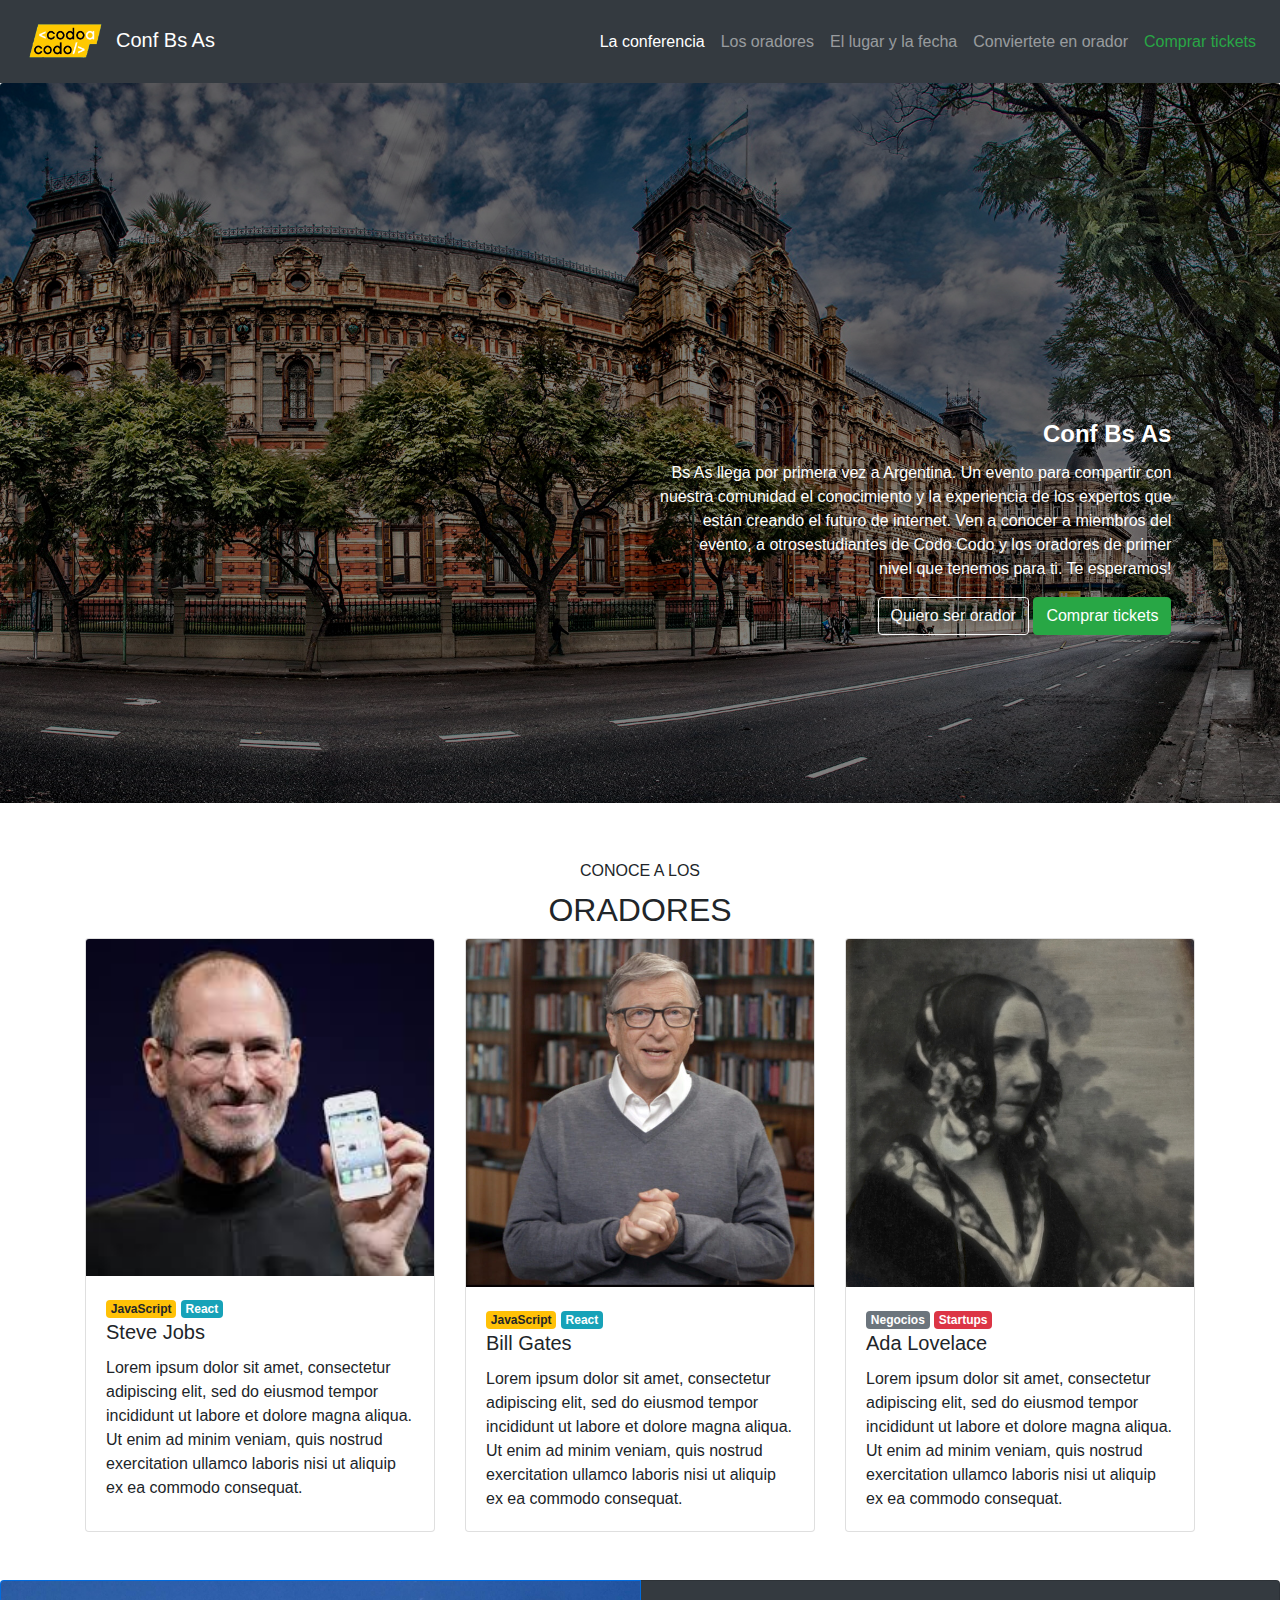
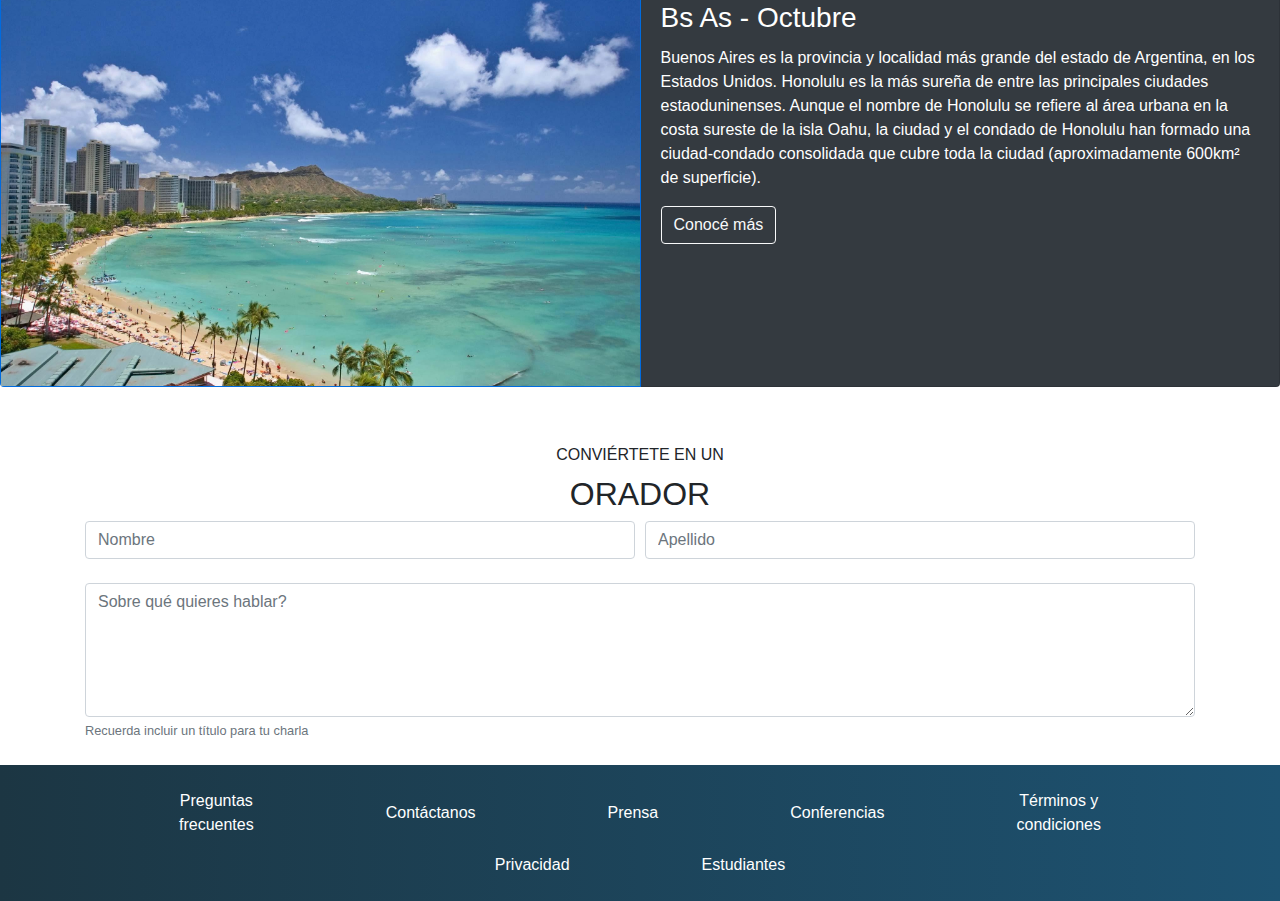
<file: integrador_front_end/index.html>
<!DOCTYPE html>
<html lang="es">
    <head>
        <title>Integrador front end</title>
        <meta charset="utf-8">
        <meta name="viewport" content="width=device-width, initial-scale=1">
        <link rel="stylesheet" href="style_integrador_front_end.css">
        <link rel="stylesheet" href="https://maxcdn.bootstrapcdn.com/bootstrap/4.5.2/css/bootstrap.min.css">
        <!-- JavaScript Bundle with Popper -->
        <script src="https://cdn.jsdelivr.net/npm/bootstrap@5.2.0-beta1/dist/js/bootstrap.bundle.min.js" integrity="sha384-pprn3073KE6tl6bjs2QrFaJGz5/SUsLqktiwsUTF55Jfv3qYSDhgCecCxMW52nD2" crossorigin="anonymous"></script>

    </head>
    <body>
        <nav class="navbar navbar-expand-sm bg-dark navbar-dark">
          <a class="navbar-brand" href="#">
            <img src="codoacodo.png" alt="logo" style="width:100px;">Conf Bs As
          </a>
          <button class="navbar-toggler" type="button" data-toggle="collapse" data-target="#collapsibleNavbar">
            <span class="navbar-toggler-icon"></span>
          </button>
          <div class="collapse navbar-collapse" id="collapsibleNavbar">
          <ul class="navbar-nav ml-auto">
            <li class="nav-item active">
              <a class="nav-link" href="#">La conferencia</a>
            </li>
            <li class="nav-item">
              <a class="nav-link" href="#">Los oradores</a>
            </li>
            <li class="nav-item">
              <a class="nav-link" href="#">El lugar y la fecha</a>
            </li>
            <li class="nav-item">
              <a class="nav-link" href="#">Conviertete en orador</a>
            </li>
            <li class="nav-item">
              <c class="nav-link" href="#">Comprar tickets</c>
            </li>
          </ul>
          </div>
        </nav>
    
      <div class="card-fluid text-white">
        <img class="card-img-top" src="ba1.jpg" alt="Card image">
        <div class="card-img-overlay">
          <h4 class="card-title"><b>Conf Bs As</b></h4>
          <p class="card-text">Bs As llega por primera vez a Argentina. Un evento para compartir con<br>
            nuestra comunidad el conocimiento y la experiencia de los expertos que<br>
            están creando el futuro de internet. Ven a conocer a miembros del<br>
            evento, a otrosestudiantes de Codo  Codo y los oradores de primer<br>
            nivel que tenemos para ti. Te esperamos!
          </p>
          <a href="#" class="btn btn-outline-light">Quiero ser orador</a>
          <a href="#" class="btn btn-success">Comprar tickets</a>
        </div>
      </div>
      <br>
      <br>
      <div class="container">
        <p class="text-center my-2">CONOCE A LOS</p>
        <h2 class="text-center">ORADORES</h2>
        <div class="card-deck">
            <div class="card">
              <img class="card-img-top" src="steve.jpg" alt="Card image cap">
              <div class="card-body">
                <a><span class="badge badge-warning">JavaScript</span></a>
                <a><span class="badge badge-info">React</span></a>  
                <h5 class="card-title">Steve Jobs</h5>
                <p class="card-text">Lorem ipsum dolor sit amet, consectetur adipiscing elit, sed do eiusmod tempor incididunt ut labore et dolore magna aliqua. Ut enim ad minim veniam, quis nostrud exercitation ullamco laboris nisi ut aliquip ex ea commodo consequat.</p>
              </div>
            </div>
            <div class="card">
              <img class="card-img-top" src="bill.jpg" alt="Card image cap">
              <div class="card-body">
                <a><span class="badge badge-warning">JavaScript</span></a>
                <a><span class="badge badge-info">React</span></a>
                <h5 class="card-title">Bill Gates</h5>
                <p class="card-text">Lorem ipsum dolor sit amet, consectetur adipiscing elit, sed do eiusmod tempor incididunt ut labore et dolore magna aliqua. Ut enim ad minim veniam, quis nostrud exercitation ullamco laboris nisi ut aliquip ex ea commodo consequat.</p>
              </div>
            </div>
            <div class="card">
              <img class="card-img-top" src="ada.jpeg" alt="Card image cap">
              <div class="card-body">
                <a><span class="badge badge-secondary">Negocios</span></a>
                <a><span class="badge badge-danger">Startups</span></a>
                <h5 class="card-title">Ada Lovelace</h5>
                <p class="card-text">Lorem ipsum dolor sit amet, consectetur adipiscing elit, sed do eiusmod tempor incididunt ut labore et dolore magna aliqua. Ut enim ad minim veniam, quis nostrud exercitation ullamco laboris nisi ut aliquip ex ea commodo consequat.</p>
              </div>
            </div>
          </div>
      </div>
      <br>
      <br>
    
      <div class="card-group">
        <div class="card bg-primary">
          <img class="card-img-top" src="honolulu.jpg" alt="Card image">
        </div>
        <div class="card bg-dark text-white">
          <div class="card-body text-left">
            <h3 class="card-title">Bs As - Octubre</h3>
            <p class="card-text">Buenos Aires es la provincia y localidad más grande del estado de Argentina, en los Estados Unidos. Honolulu es la más sureña de entre las principales ciudades estaoduninenses. Aunque el nombre de Honolulu se refiere al área urbana en la costa sureste de la isla Oahu, la ciudad y el condado de Honolulu han formado una ciudad-condado consolidada que cubre toda la ciudad (aproximadamente 600km² de superficie).</p>
            <a href="#" class="btn btn-outline-light">Conocé más</a>
          </div>
        </div>
      </div>
    
      <br>
      <br>
    
      <div class="container">
        <p class="text-center my-2">CONVIÉRTETE EN UN</p>
        <h2 class="text-center">ORADOR</h2>
        <form>
          <div class="form-row">
            <div class="col">
              <input type="text" class="form-control" placeholder="Nombre">
            </div>
            <div class="col">
              <input type="text" class="form-control" placeholder="Apellido">
            </div>
          </div>
          <div class="form-row">
            <div class="col">
              <br>
              <textarea class="form-control" rows="5" aria-describedby="commentHelp" placeholder="Sobre qué quieres hablar?"></textarea>
              <small id="commentHelp" class="form-text text-muted">
                Recuerda incluir un título para tu charla
              </small>
            </div>
          </div>
        </form>
      </div>
    
    <br>
    
    <footer>
    <div class="container-fluid py-3">
      <ul class="nav justify-content-center">
        <li class="nav-item">
          <nav_footer class="nav-link" href="#">Preguntas<br>frecuentes</nav_footer>
        </li>
        <li class="nav-item">
          <nav_footer class="nav-link" href="#">Contáctanos</nav_footer>
        </li>
        <li class="nav-item">
          <nav_footer class="nav-link" href="#">Prensa</nav_footer>
        </li>
        <li class="nav-item">
          <nav_footer class="nav-link">Conferencias</nav_footer>
        </li>
        <li class="nav-item">
          <nav_footer class="nav-link">Términos y <br> condiciones</nav_footer>
        </li>
        <li class="nav-item">
          <nav_footer class="nav-link">Privacidad</nav_footer>
        </li>
        <li class="nav-item">
          <nav_footer class="nav-link">Estudiantes</nav_footer>
        </li>
      </ul>
    </div>
    </footer>
    
    
    </body>
</html>
</file>
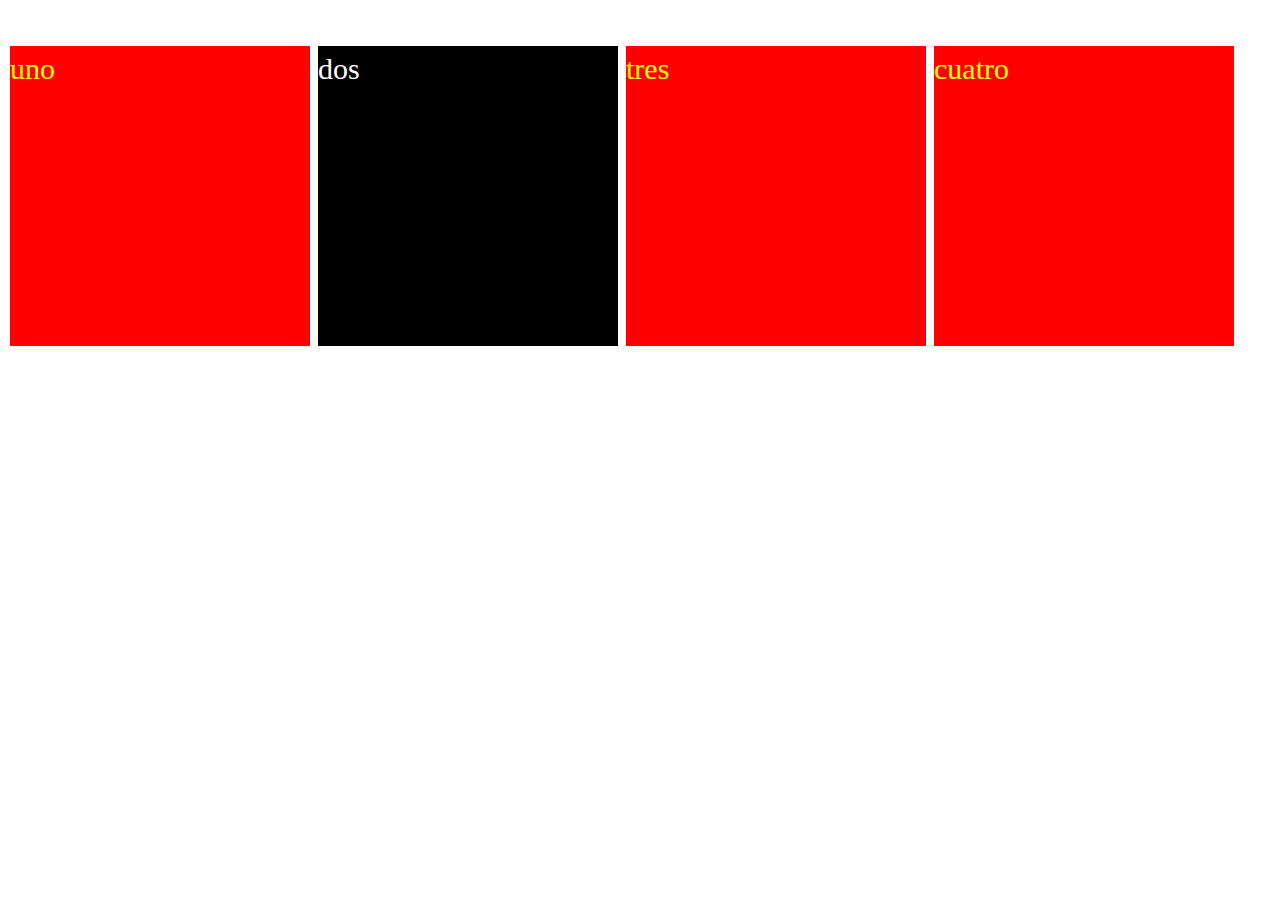
<file: ejemplo1.html>
<!DOCTYPE html>
<html>
<head>
<meta charset="utf-8">
<title>ejemplo1.html</title>
<style>
  .box {
    display: inline-block;
    width: 300px;
    height: 300px;
    background: red;
    color: yellow;
    font: 30px/45px serif;
    margin: 2px;
  }
  #dos {
    background: black;
    color: white;
  }
</style>
</head>
<br>
<br>
<div class="box" id="uno">uno</div>
<div class="box" id="dos">dos</div>
<div class="box" id="tres">tres</div>
<div class="box" id="cuatro">cuatro</div>
<body>


</body>
</html>
</file>
<file: integrador_front_end/style_integrador_front_end.css>
.nav-item c{
    color: #28a745!important;
    cursor: pointer;
}

.nav-item nav_footer{
    color: white!important;
    cursor: pointer;
}

.nav li{
    padding-right: 50px;
    padding-left: 50px;
    display: flex;
    align-items: center;
    text-align: center;
}


.card-fluid img{
    filter: brightness(50%);
}

.card-img-overlay{
    width: fit-content;
    margin-left: 50%;
    margin-top: 400px;
    text-align: right;
}

footer{
    background-image: linear-gradient(to right,#1c3643,#1d5271);
}
</file>
